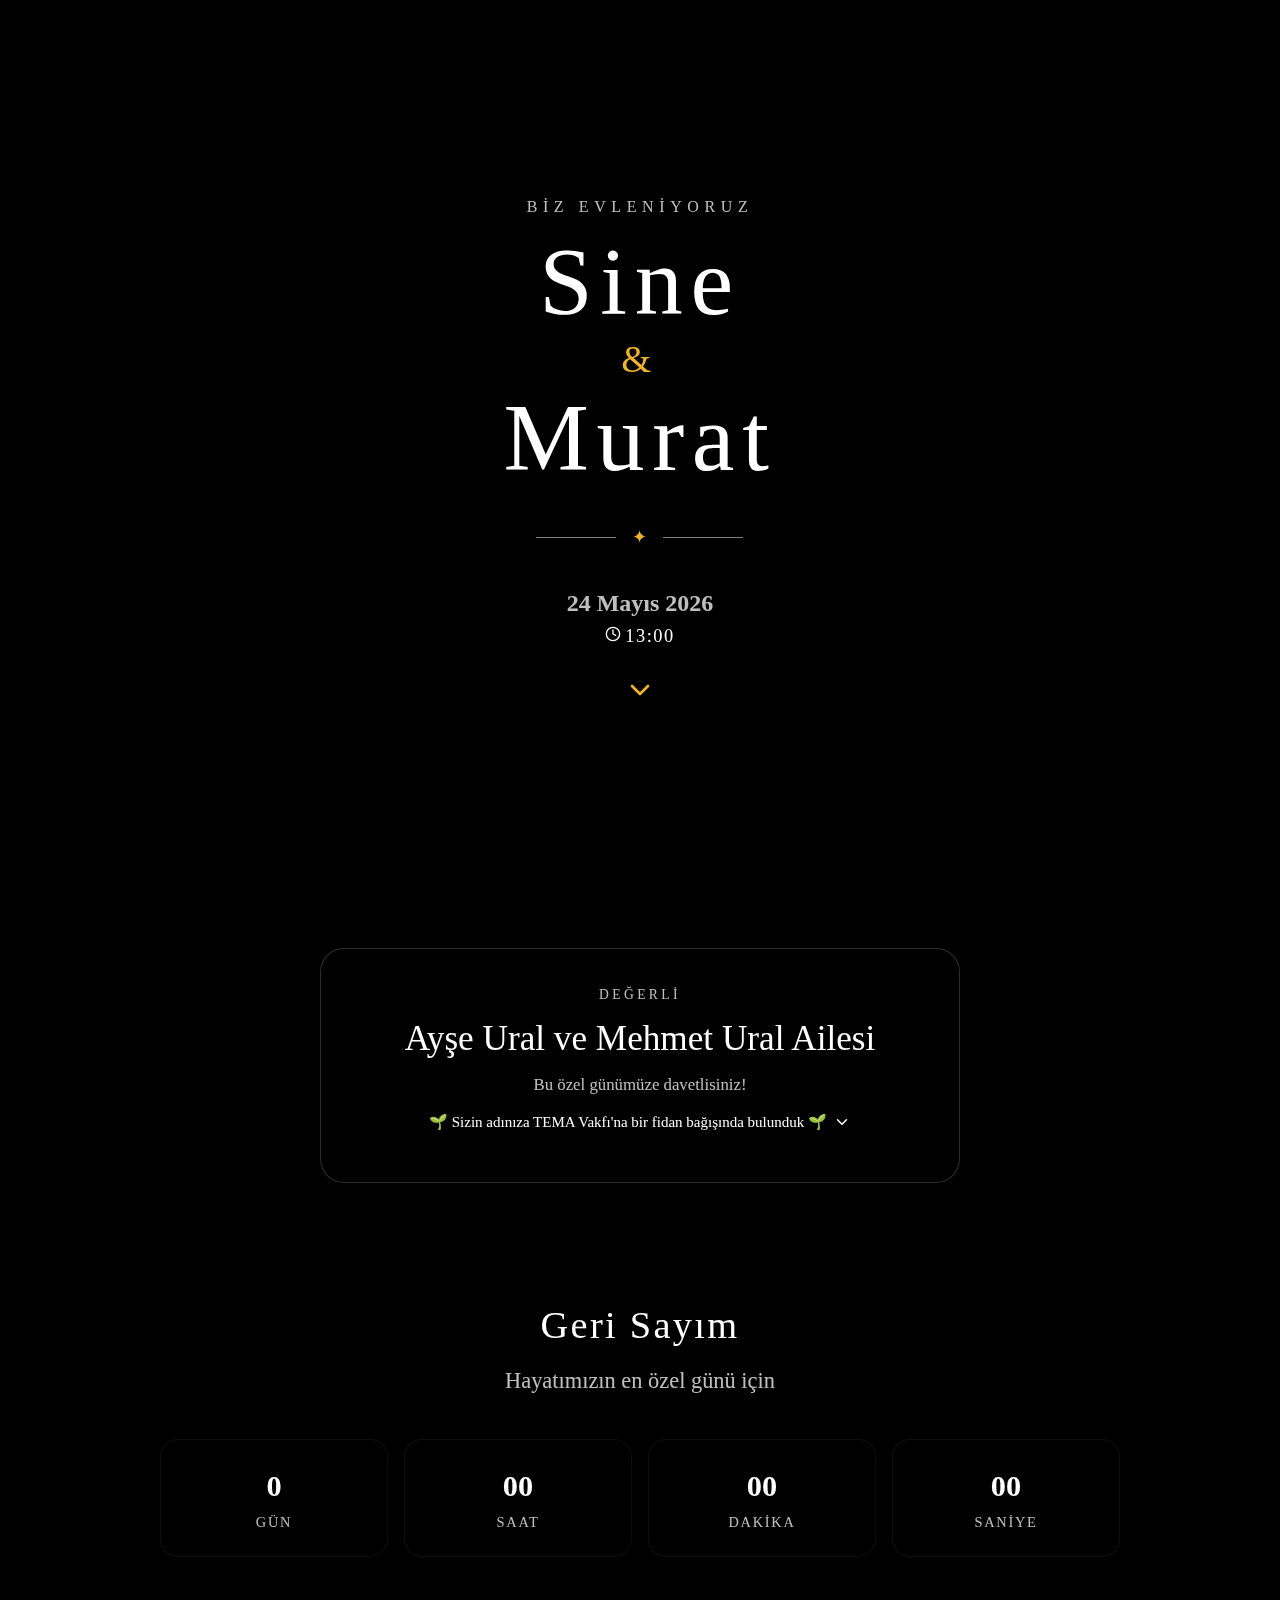
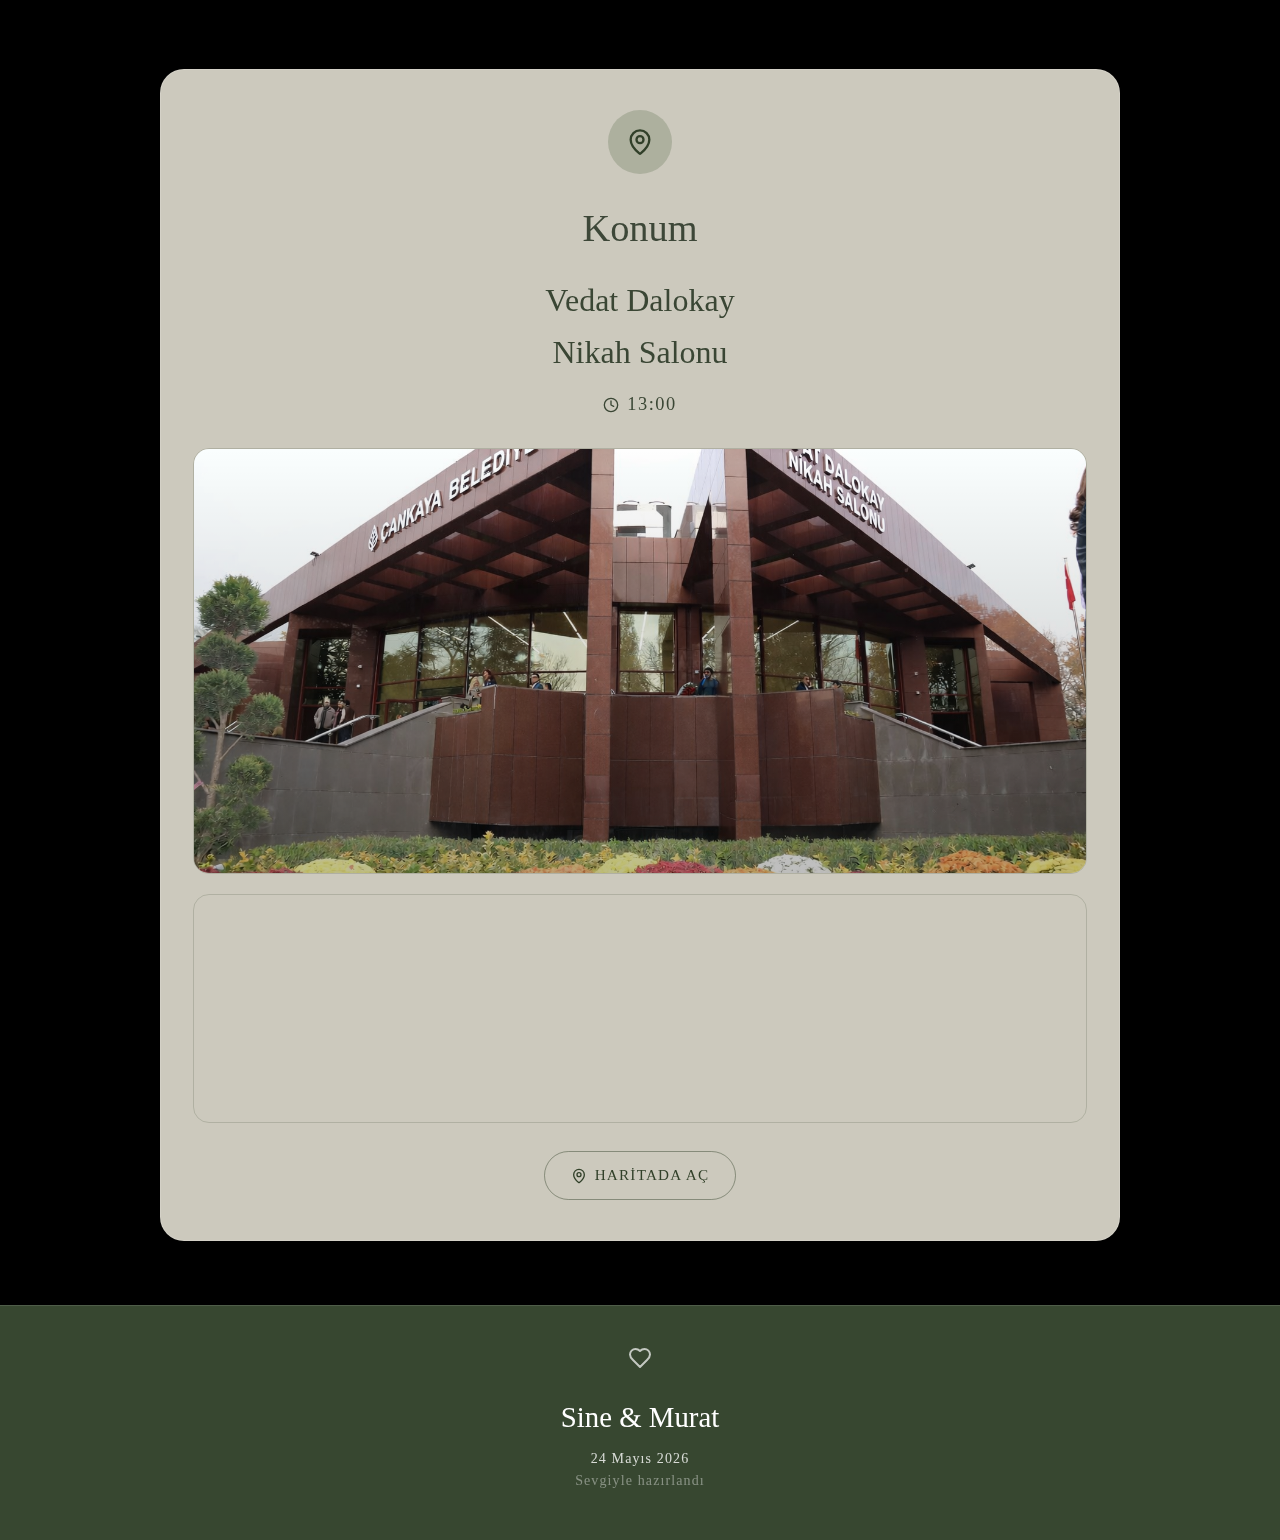
<file: index.html>
<!DOCTYPE html>
<html lang="tr">

<head>
    <meta charset="UTF-8" />
    <title>Sine &amp; Murat - Düğün Davetiyesi</title>
    <meta name="viewport" content="width=device-width, initial-scale=1" />
    <meta name="description" content="Sine &amp; Murat'ın düğün davetiyesi. Tarih, mekan ve geri sayım." />
    <link rel="stylesheet" href="style.css" />
</head>

<body>
    <video class="bg-video" autoplay muted loop playsinline>
        <source src="https://boda-mar-jaume.lovable.app/assets/intro-video-BSNlV4m4.webm" type="video/mp4" />
        Tarayıcınız video desteklemiyor.
    </video>

    <div class="page-overlay">
        <header class="hero" id="top">
            <div>
                <p class="hero-subtitle">Biz evleniyoruz</p>
                <h1 class="hero-title">
                    <span class="hero-line">Sine</span>
                    <span class="hero-ampersand">&amp;</span>
                    <span class="hero-line">Murat</span>
                </h1>

                <div class="fancy-divider">
                    <span class="fancy-divider-line"></span>
                    <span class="fancy-divider-icon">✦</span>
                    <span class="fancy-divider-line"></span>
                </div>

                <p class="hero-date">24 Mayıs 2026</p>
                <div class="">
                    <svg xmlns="http://www.w3.org/2000/svg" viewBox="0 0 24 24" fill="none" stroke="currentColor"
                        stroke-width="2" stroke-linecap="round" stroke-linejoin="round" class="location-time-icon">
                        <circle cx="12" cy="12" r="10" />
                        <polyline points="12 6 12 12 16 14" />
                    </svg>
                    <span class="location-time-text">13:00</span>
                </div>

                <div class="hero-scroll">
                    <a href="#countdown" class="hero-scroll-link" aria-label="Aşağı kaydır">
                        <svg xmlns="http://www.w3.org/2000/svg" width="24" height="24" viewBox="0 0 24 24" fill="none"
                            stroke="currentColor" stroke-width="2" stroke-linecap="round" stroke-linejoin="round"
                            class="hero-scroll-icon">
                            <path d="m6 9 6 6 6-6"></path>
                        </svg>
                    </a>
                </div>
            </div>
        </header>

        <main>
            <section class="section section-invite" id="invite">
                <div class="section-inner invite-card">

                    <p class="invite-label">Değerli</p>
                    <p class="invite-name">Ayşe Ural ve Mehmet Ural Ailesi</p>

                    <p class="invite-text">
                        Bu özel günümüze davetlisiniz!
                    </p>

                    <button class="donation-toggle" onclick="toggleDonationCollapse(this)">
                        🌱 Sizin adınıza TEMA Vakfı'na bir fidan bağışında bulunduk 🌱
                        <svg xmlns="http://www.w3.org/2000/svg" width="18" height="18" viewBox="0 0 24 24" fill="none"
                            stroke="currentColor" stroke-width="2" stroke-linecap="round" stroke-linejoin="round">
                            <path d="m6 9 6 6 6-6"></path>
                        </svg>
                    </button>

                    <div class="donation-collapse">
                        <img src="fidan_ga_wm.jpg" alt="TEMA Vakfı fidan bağışı sertifikası" class="donation-image" />
                    </div>

                </div>
            </section>


            <section class="section" id="countdown">
                <div class="section-inner">
                    <h2>Geri Sayım</h2>
                    <p class="section-subtitle">Hayatımızın en özel günü için</p>

                    <div class="countdown-grid">
                        <div class="countdown-item">
                            <span id="days" class="count-number">0</span>
                            <span class="count-label">Gün</span>
                        </div>
                        <div class="countdown-item">
                            <span id="hours" class="count-number">00</span>
                            <span class="count-label">Saat</span>
                        </div>
                        <div class="countdown-item">
                            <span id="minutes" class="count-number">00</span>
                            <span class="count-label">Dakika</span>
                        </div>
                        <div class="countdown-item">
                            <span id="seconds" class="count-number">00</span>
                            <span class="count-label">Saniye</span>
                        </div>
                    </div>

                </div>
            </section>
            <section class="section section-location" id="location">
                <div class="section-inner location-card">
                    <div class="location-icon-wrapper">
                        <svg xmlns="http://www.w3.org/2000/svg" viewBox="0 0 24 24" fill="none" stroke="currentColor"
                            stroke-width="2" stroke-linecap="round" stroke-linejoin="round" class="location-main-icon">
                            <path
                                d="M20 10c0 4.993-5.539 10.193-7.399 11.799a1 1 0 0 1-1.202 0C9.539 20.193 4 14.993 4 10a8 8 0 0 1 16 0" />
                            <circle cx="12" cy="10" r="3" />
                        </svg>
                    </div>

                    <h3 class="location-title">Konum</h3>

                    <div class="location-info">
                        <div class="location-name-row">
                            <span class="location-name">Vedat Dalokay <br> Nikah Salonu</span>
                        </div>

                        <div class="location-time-row">
                            <svg xmlns="http://www.w3.org/2000/svg" viewBox="0 0 24 24" fill="none"
                                stroke="currentColor" stroke-width="2" stroke-linecap="round" stroke-linejoin="round"
                                class="location-time-icon">
                                <circle cx="12" cy="12" r="10" />
                                <polyline points="12 6 12 12 16 14" />
                            </svg>
                            <span class="location-time-text">13:00</span>
                        </div>
                    </div>

                    <div class="location-media">
                        <div class="location-image-wrapper">
                            <img src="vedat-dalokay-nikah-salonu.png"
                                alt="çankaya belediyesi vedat dalokay nikah salonu - genel görünüm"
                                class="location-image" />
                            <div class="location-image-overlay"></div>
                        </div>

                        <div class="location-map-wrapper">
                            <iframe
                                src="https://www.google.com/maps/embed?pb=!1m18!1m12!1m3!1d3059.6724414117084!2d32.85890307567407!3d39.926345971522636!2m3!1f0!2f0!3f0!3m2!1i1024!2i768!4f13.1!3m3!1m2!1s0x14d34e5118453e7b%3A0x1a24327dbe143027!2sVedat%20Dalokay%20Nikah%20Salonu!5e0!3m2!1str!2str!4v1769957265041!5m2!1str!2str"
                                width="100%" height="220" allowfullscreen="" loading="lazy"
                                referrerpolicy="no-referrer-when-downgrade"
                                title="çankaya belediyesi vedat dalokay nikah salonu Harita"
                                class="location-map"></iframe>
                        </div>
                    </div>

                    <div class="location-actions">
                        <a href="https://maps.app.goo.gl/dBPaFnH4optT8veZA" target="_blank" rel="noopener noreferrer"
                            class="location-button">
                            <svg xmlns="http://www.w3.org/2000/svg" viewBox="0 0 24 24" fill="none"
                                stroke="currentColor" stroke-width="2" stroke-linecap="round" stroke-linejoin="round"
                                class="location-button-icon">
                                <path
                                    d="M20 10c0 4.993-5.539 10.193-7.399 11.799a1 1 0 0 1-1.202 0C9.539 20.193 4 14.993 4 10a8 8 0 0 1 16 0" />
                                <circle cx="12" cy="10" r="3" />
                            </svg>
                            Haritada Aç
                        </a>
                    </div>
                </div>
            </section>

        </main>

        <footer class="footer">
            <svg xmlns="http://www.w3.org/2000/svg" viewBox="0 0 24 24" fill="none" stroke="currentColor"
                stroke-width="2" stroke-linecap="round" stroke-linejoin="round" class="footer-heart">
                <path
                    d="M19 14c1.49-1.46 3-3.21 3-5.5A5.5 5.5 0 0 0 16.5 3c-1.76 0-3 .5-4.5 2-1.5-1.5-2.74-2-4.5-2A5.5 5.5 0 0 0 2 8.5c0 2.3 1.5 4.05 3 5.5l7 7Z">
                </path>
            </svg>

            <p class="footer-names">Sine &amp; Murat</p>
            <p class="footer-date">24 Mayıs 2026</p>
            <p class="footer-date footer-credit">Sevgiyle hazırlandı</p>
        </footer>
    </div>
    <script src="index.js"></script>
    <script>
        function toggleDonationCollapse(button) {
            const collapse = button.nextElementSibling;
            const icon = button.querySelector("svg");

            collapse.classList.toggle("active");
            icon.style.transform = collapse.classList.contains("active")
                ? "rotate(180deg)"
                : "rotate(0deg)";
        }
    </script>

</body>

</html>
</file>
<file: style.css>
/* style.css */

/* Font ayarları */
@font-face {
  font-family: "Playfair Display";
  src: local("Playfair Display");
  font-weight: 400;
}

@font-face {
  font-family: "Inter";
  src: local("Inter");
  font-weight: 400;
}

*,
*::before,
*::after {
  box-sizing: border-box;
  margin: 0;
  padding: 0;
}

html {
  scroll-behavior: smooth;
  font-size: 16px;
}

body {
  font-family: "Cormorant Garamond", serif;
  color: #2f3437;
  background-color: #000;
  line-height: 1.6;
  min-height: 100vh;
}

/* Renk paleti */
:root {
  --color-bg: rgba(10, 10, 10, 0.7);
  --color-bg-alt: rgba(10, 10, 10, 0.75);
  --color-primary: #ffffff;
  --color-primary-soft: rgba(255, 255, 255, 0.7);
  --color-accent: #f5d6a3;
  --color-text: #ffffff;
  --color-muted: rgba(255, 255, 255, 0.75);
  --color-border: rgba(255, 255, 255, 0.2);
  --radius-lg: 18px;
  --radius-md: 12px;
  --shadow-soft: 0 18px 45px rgba(0, 0, 0, 0.6);
}

/* Arka plan video */
.bg-video {
  position: fixed;
  inset: 0;
  width: 100%;
  height: 100%;
  object-fit: cover;
  z-index: -2;
}

.page-overlay {
  position: relative;
  min-height: 100vh;
  background: radial-gradient(
    circle at top,
    rgba(0, 0, 0, 0.4),
    rgba(0, 0, 0, 0.9)
  );
  color: var(--color-text);
}

.hero {
  min-height: 100vh;
  display: flex;
  align-items: center;
  justify-content: center;
  padding: 3rem 1.5rem;
  text-align: center;
}

.hero-inner {
  max-width: 640px;
  background: rgba(0, 0, 0, 0.55);
  backdrop-filter: blur(14px);
  padding: 3rem 2.6rem;
  border-radius: 28px;
  box-shadow: var(--shadow-soft);
  border: 1px solid rgba(255, 255, 255, 0.12);
}

.hero-subtitle {
  font-family: "Lora", serif;
  text-transform: uppercase;
  letter-spacing: 0.35em;
  font-size: 1rem;
  color: var(--color-muted);
  margin-bottom: 0.75rem;
  line-height: 1.25rem;
}

.hero-title {
  font-family: "Great Vibes", cursive;
  font-weight: 400;
  font-style: normal;
  font-size: clamp(6rem, 5vw, 4.6rem);
  letter-spacing: 0.08em;
  margin-bottom: 0.75rem;
  line-height: 1.1;
  text-align: center;
}

.hero-title .hero-line {
  display: block;
}

.hero-ampersand {
  display: block;
  font-family: "Great Vibes", cursive;
  font-weight: 400;
  font-style: normal;
  font-size: clamp(2rem, 4vw, 2.4rem);
  color: hsl(42 85% 55%);
  margin: 0.2rem 0 0.3rem;
  text-shadow: 0 6px 18px rgba(0, 0, 0, 0.6);
}

.hero-divider {
  font-size: 1.4rem;
  margin: 0.5rem 0;
  color: hsl(42 85% 55%);
}

.hero-date {
  font-family: "Great Vibes", cursive;
  font-weight: bold;
  font-style: normal;
  font-size: 1.5rem;
  color: var(--color-muted);
  margin-bottom: 0;
}

.fancy-divider {
  display: flex;
  align-items: center;
  justify-content: center;
  gap: 1rem;
  margin: 1.5rem 0;
  opacity: 1;
}

.fancy-divider-line {
  height: 1px;
  width: 3rem;
  background-color: rgba(255, 255, 255, 0.5);
}

.fancy-divider-icon {
  color: hsl(42 85% 55%);
  font-size: 1.125rem;
  text-shadow: 0 4px 10px rgba(0, 0, 0, 0.6);
}

.hero-scroll {
  margin-top: 1.2rem;
  display: flex;
  justify-content: center;
}

.hero-scroll-link {
  display: inline-flex;
  align-items: center;
  justify-content: center;
  color: var(--color-muted);
  text-decoration: none;
  transform: translateY(3px);
  transition: transform 0.2s ease, color 0.2s ease;
}

.hero-scroll-icon {
  width: 32px;
  height: 32px;
  color: hsl(42 85% 55%);
}

.hero-scroll-link:hover {
  transform: translateY(6px);
  color: var(--color-accent);
}

.btn-secondary,
.btn-outline {
  display: inline-block;
  padding: 0.8rem 1.6rem;
  border-radius: 999px;
  font-size: 0.9rem;
  font-weight: 500;
  text-decoration: none;
  cursor: pointer;
  transition: all 0.2s ease;
  border: 1px solid transparent;
}

.btn-secondary {
  background: rgba(255, 255, 255, 0.08);
  color: #ffffff;
  border-color: rgba(255, 255, 255, 0.25);
}

.btn-secondary:hover {
  background: rgba(255, 255, 255, 0.15);
  transform: translateY(-1px);
}

.btn-outline {
  background: transparent;
  color: #ffffff;
  border-color: rgba(255, 255, 255, 0.4);
}

.btn-outline:hover {
  background: rgba(255, 255, 255, 0.12);
}

.section {
  padding: 4rem 1.5rem;
}

.section-inner {
  max-width: 960px;
  margin: 0 auto;
}

.section h2 {
  font-family: "Great Vibes", cursive;
  font-weight: 400;
  font-style: normal;
  font-size: 2.4rem;
  text-align: center;
  margin-bottom: 0.4rem;
  letter-spacing: 0.06em;
}

.section-subtitle {
  font-family: "Great Vibes", cursive;
  font-weight: 400;
  font-style: normal;
  text-align: center;
  color: var(--color-muted);
  margin-bottom: 2.5rem;
  font-size: 1.4rem;
}

.divider {
  text-align: center;
  font-size: 1.4rem;
  color: var(--color-accent);
}

.countdown-grid {
  display: grid;
  grid-template-columns: repeat(4, minmax(0, 1fr));
  gap: 1rem;
  margin-top: 1.5rem;
}

.countdown-item {
  background: rgba(0, 0, 0, 0.65);
  border-radius: var(--radius-lg);
  padding: 1.4rem 1rem;
  box-shadow: var(--shadow-soft);
  border: 1px solid rgba(255, 255, 255, 0.06);
  text-align: center;
}

.count-number {
  display: block;
  font-family: "Cormorant Garamond", serif;
  font-size: 1.9rem;
  font-weight: 600;
  color: var(--color-primary);
}

.count-label {
  display: block;
  font-family: "Cormorant Garamond", serif;
  font-size: 0.9rem;
  color: var(--color-muted);
  text-transform: uppercase;
  letter-spacing: 0.12em;
}

.countdown-note {
  margin-top: 1.5rem;
  text-align: center;
  font-size: 0.85rem;
  color: var(--color-muted);
}

/* Footer */
.footer {
  text-align: center;
  padding: 2.5rem 1.5rem 3rem;
  background: #374730;
  border-top: 1px solid rgba(255, 255, 255, 0.12);
  color: #ffffff;
}

.footer-heart {
  width: 1.5rem; /* w-6 */
  height: 1.5rem; /* h-6 */
  margin: 0 auto 1rem; /* mx-auto mb-4 */
  color: rgba(255, 255, 255, 0.7); /* text-white/70 */
}

.footer-names {
  font-family: "Great Vibes", cursive; /* font-script */
  font-size: 1.8rem; /* text-3xl civarı */
  color: #ffffff;
  margin-bottom: 0.5rem;
}

.footer-date {
  font-family: "Cormorant Garamond", serif;
  font-size: 0.875rem; /* text-sm */
  color: rgba(255, 255, 255, 0.8); /* text-white/80 */
  letter-spacing: 0.08em;
}

.footer-credit {
  color: rgba(255, 255, 255, 0.4);
}

/* Responsive */
@media (max-width: 720px) {
  html {
    font-size: 15px;
  }

  .hero-inner {
    padding: 2.4rem 1.6rem;
  }

  .section {
    padding: 3rem 1.25rem;
  }

  .countdown-grid {
    grid-template-columns: repeat(2, minmax(0, 1fr));
  }
}

@media (min-width: 768px) {
  .fancy-divider {
    margin: 2rem 0;
  }

  .fancy-divider-line {
    width: 5rem;
  }
}

.section-location {
  padding-top: 3rem;
  padding-bottom: 4rem;
}

.location-card {
  background: #f0ecdea8;
  border-radius: 24px;
  padding: 2.5rem 2rem;
  border: 1px solid rgba(255, 255, 255, 0.16);
  box-shadow: var(--shadow-soft);
  text-align: center;
}

.location-icon-wrapper {
  width: 4rem;
  height: 4rem;
  margin: 0 auto 1.5rem;
  border-radius: 999px;
  background: rgba(116, 130, 100, 0.4); /* sage tonuna yakın */
  display: flex;
  align-items: center;
  justify-content: center;
}

.location-main-icon {
  width: 1.75rem;
  height: 1.75rem;
  color: #d9e2c0;
}

.location-title {
  font-family: "Great Vibes", cursive;
  font-weight: 400;
  font-style: normal;
  font-size: 2.2rem;
  color: hsl(101, 12%, 25%);
  margin-bottom: 1.25rem;
}

.location-info {
  margin-bottom: 1.75rem;
}

.location-name-row {
  display: flex;
  align-items: center;
  justify-content: center;
  gap: 0.5rem;
  margin-bottom: 0.75rem;
}

.location-name {
  font-family: "Great Vibes", cursive;
  font-weight: 400;
  font-style: normal;
  font-size: 1.8rem;
  color: hsl(100 15% 24%);
}

.location-time-row {
  display: inline-flex;
  align-items: center;
  justify-content: center;
  gap: 0.5rem;
  color: hsl(100 15% 24%);
}

.location-time-icon {
  width: 1rem;
  height: 1rem;
}

.location-time-text {
  font-family: "Cormorant Garamond", serif;
  font-size: 0.95rem;
}

.location-media {
  margin-bottom: 1.75rem;
}

.location-image-wrapper {
  position: relative;
  border-radius: 16px;
  overflow: hidden;
  border: 1px solid rgba(255, 255, 255, 0.18);
  margin-bottom: 1rem;
}

.location-image {
  width: 100%;
  height: 29rem;
  object-fit: cover;
  transition: transform 0.7s ease;
}

.location-image-overlay {
  position: absolute;
  inset: 0;
  pointer-events: none;
}

.location-image-wrapper:hover .location-image {
  transform: scale(1.04);
}

.location-map-wrapper {
  border-radius: 16px;
  overflow: hidden;
  border: 1px solid rgba(255, 255, 255, 0.18);
}

.location-map {
  width: 100%;
  height: 220px;
  border: 0;
  filter: sepia(0.15);
  transition: filter 0.5s ease;
}

.location-map:hover {
  filter: sepia(0);
}

.location-actions {
  margin-top: 1.75rem;
  display: flex;
  justify-content: center;
}

.location-button {
  display: inline-flex;
  align-items: center;
  justify-content: center;
  gap: 0.5rem;
  padding: 0.7rem 1.4rem;
  border-radius: 999px;
  border: 1px solid rgba(217, 226, 192, 0.7);
  background: transparent;
  color: #e6edd2;
  font-size: 0.9rem;
  font-family: "Cormorant Garamond", serif;
  text-decoration: none;
  letter-spacing: 0.08em;
  text-transform: uppercase;
  transition: background 0.2s ease, color 0.2s ease, transform 0.15s ease;
}

.location-button-icon {
  width: 1rem;
  height: 1rem;
}

.location-button:hover {
  background: #d9e2c0;
  color: #1f2620;
  transform: translateY(-1px);
}

/* Responsive ayar */

@media (max-width: 720px) {
  .location-card {
    padding: 2rem 1.5rem;
  }

  .location-image {
    height: 12rem;
  }

  .location-map {
    height: 200px;
  }
}

.section-location {
  padding-top: 3rem;
  padding-bottom: 4rem;
}

.location-card {
  background: rgba(240, 236, 222, 0.85);
  border-radius: 24px;
  padding: 2.5rem 2rem;
  border: 1px solid rgba(255, 255, 255, 0.16);
  box-shadow: var(--shadow-soft);
  text-align: center;
  max-width: 960px;
  margin: 0 auto;
}

.location-icon-wrapper {
  width: 4rem;
  height: 4rem;
  margin: 0 auto 1.5rem;
  border-radius: 999px;
  background: rgba(116, 130, 100, 0.35);
  display: flex;
  align-items: center;
  justify-content: center;
}

.location-main-icon {
  width: 1.75rem;
  height: 1.75rem;
  color: #314029;
}

.location-title {
  font-family: "Great Vibes", cursive;
  font-weight: 400;
  font-style: normal;
  font-size: 2.4rem;
  color: hsl(101, 12%, 25%);
  margin-bottom: 1rem;
}

.location-info {
  margin-bottom: 1.75rem;
}

.location-name-row {
  display: flex;
  align-items: center;
  justify-content: center;
  gap: 0.5rem;
  margin-bottom: 0.75rem;
}

.location-name {
  font-family: "Great Vibes", cursive;
  font-weight: 400;
  font-style: normal;
  font-size: 2rem;
  color: hsl(100 15% 24%);
}

.location-time-row {
  display: inline-flex;
  align-items: center;
  justify-content: center;
  gap: 0.5rem;
  color: hsl(100 15% 24%);
}

.location-time-icon {
  width: 1rem;
  height: 1rem;
}

.location-time-text {
  font-family: "Cormorant Garamond", serif;
  font-size: 1.15rem;
  letter-spacing: 0.08em;
  text-transform: uppercase;
}

.location-media {
  display: grid;
  gap: 1.25rem;
  margin-bottom: 1.75rem;
}

.location-image-wrapper,
.location-map-wrapper {
  position: relative;
  border-radius: 16px;
  overflow: hidden;
  border: 1px solid rgba(49, 64, 41, 0.18);
}

.location-image {
  width: 100%;
  height: 18rem;
  object-fit: cover;
  transition: transform 0.7s ease;
}

.location-image-overlay {
  position: absolute;
  inset: 0;
  background: linear-gradient(to top, rgba(0, 0, 0, 0.25), transparent);
  pointer-events: none;
}

.location-image-wrapper:hover .location-image {
  transform: scale(1.04);
}

.location-map {
  width: 100%;
  height: 220px;
  border: 0;
  filter: sepia(0.15);
  transition: filter 0.5s ease;
}

.location-map:hover {
  filter: sepia(0);
}

.location-actions {
  margin-top: 1.5rem;
  display: flex;
  justify-content: center;
}

.location-button {
  display: inline-flex;
  align-items: center;
  justify-content: center;
  gap: 0.5rem;
  padding: 0.7rem 1.6rem;
  border-radius: 999px;
  border: 1px solid rgba(49, 64, 41, 0.45);
  background: transparent;
  color: #314029;
  font-size: 0.95rem;
  font-family: "Cormorant Garamond", serif;
  text-decoration: none;
  letter-spacing: 0.08em;
  text-transform: uppercase;
  transition: background 0.2s ease, color 0.2s ease, transform 0.15s ease;
}

.location-button-icon {
  width: 1rem;
  height: 1rem;
}

.location-button:hover {
  background: #314029;
  color: #f5f1e4;
  transform: translateY(-1px);
}

@media (max-width: 720px) {
  .location-card {
    padding: 2rem 1.5rem;
  }

  .location-image {
    height: 12rem;
  }

  .location-map {
    height: 200px;
  }
}

@media (min-width: 768px) {
  .location-media {
    grid-template-columns: minmax(0, 1.4fr) minmax(0, 1fr);
    align-items: stretch;
  }
}
.location-media {
  display: grid;
  gap: 1.25rem;
  margin-bottom: 1.75rem;
}

@media (min-width: 768px) {
  .location-media {
    grid-template-columns: minmax(0, 1.4fr) minmax(0, 1fr);
    align-items: stretch;
  }
}
.location-media {
  display: block;
  margin-bottom: 1.75rem;
}

.location-image-wrapper,
.location-map-wrapper {
  margin-bottom: 1.25rem;
}
.location-image {
  width: 100%;
  height: 26rem; /* daha kısa, genel plan daha çok görünür */
  object-fit: cover;
  object-position: center center; /* ortadan kırp, yazı yukarı kaçmasın */
  transform: scale(1.05); /* hafif zoom-out etkisi için */
  transition: transform 0.7s ease;
}

.location-image-wrapper:hover .location-image {
  transform: scale(1.02); /* hover’da çok az yakınlaşsın */
}
@media (max-width: 720px) {
  .location-card {
    padding: 2rem 1.5rem;
  }

  .location-image {
    height: 14rem; /* 12 yerine biraz daha yüksek ama yine zoom-out */
  }

  .location-map {
    height: 200px;
  }
}

.section-invite {
  padding-top: 3rem;
  padding-bottom: 3rem;
}

.invite-card {
  max-width: 640px;
  margin: 0 auto;
  text-align: center;
  background: rgba(0, 0, 0, 0.55);
  border-radius: 24px;
  padding: 2.2rem 2rem;
  border: 1px solid rgba(255, 255, 255, 0.18);
  box-shadow: var(--shadow-soft);
}

.invite-label {
  font-family: "Lora", serif;
  text-transform: uppercase;
  letter-spacing: 0.25em;
  font-size: 0.85rem;
  color: var(--color-muted);
  margin-bottom: 0.75rem;
}

.invite-name {
  font-family: "Great Vibes", cursive;
  font-weight: 400;
  font-style: normal;
  font-size: 2.2rem;
  color: var(--color-primary);
  margin-bottom: 0.75rem;
  line-height: 1.2;
}

.invite-text {
  font-family: "Cormorant Garamond", serif;
  font-size: 1.05rem;
  color: var(--color-muted);
}

.section-padding {
  padding: 4rem 1.5rem;
}

.bg-ivory {
  background-color: #f5f1e4;
}

.relative {
  position: relative;
}

.max-w-2xl {
  max-width: 672px;
  margin-left: auto;
  margin-right: auto;
}

.text-center {
  text-align: center;
}

.mb-12 {
  margin-bottom: 3rem;
}

.font-script {
  font-family: "Great Vibes", cursive;
}

.text-foreground {
  color: #2f3437;
}

.text-muted-foreground {
  color: rgba(47, 52, 55, 0.7);
}

.font-body {
  font-family: "Cormorant Garamond", serif;
}

.leading-relaxed {
  line-height: 1.8;
}

.max-w-lg {
  max-width: 32rem;
  margin-left: auto;
  margin-right: auto;
}

.card-elegant {
  background: rgba(0, 0, 0, 0.55);
  border-radius: 24px;
  border: 1px solid rgba(255, 255, 255, 0.18);
  box-shadow: var(--shadow-soft);
  padding: 1.75rem 1.5rem;
}

.font-display {
  font-family: "Cormorant Garamond", serif;
}

.confetti-layer {
  position: absolute;
  inset: 0;
  pointer-events: none;
  overflow: visible;
  z-index: 20;
}

.confetti-dot {
  position: absolute;
  width: 14px;
  height: 14px;
  border-radius: 50%;
  opacity: 0;
  animation: confetti-fall 1.2s ease-out forwards;
}
@keyframes confetti-fall {
  0% {
    transform: translate(0, 0) scale(0.6);
    opacity: 1;
  }

  40% {
    transform: translate(var(--x), -120px) scale(1);
    opacity: 1;
  }

  100% {
    transform: translate(calc(var(--x) * 1.2), 160px) scale(1);
    opacity: 0;
  }
}

@keyframes confetti-drift {
  0% {
    transform: translate(0, -10px);
    opacity: 1;
  }

  100% {
    transform: translate(var(--x), 220px);
    opacity: 0;
  }
}
.confetti-layer {
  position: fixed;
  pointer-events: none;
  z-index: 9999;
}

.confetti-piece {
  position: absolute;
  width: 8px;
  height: 8px;
  border-radius: 50%;
  opacity: 0;
  animation: confetti-pop 1.6s ease-out forwards;
}

@keyframes confetti-pop {
  0% {
    transform: translate(0, 0) scale(0.4);
    opacity: 1;
  }

  40% {
    transform: translate(var(--x), var(--y)) scale(1);
    opacity: 1;
  }

  100% {
    transform: translate(calc(var(--x) * 1.2), calc(var(--y) * 1.2));
    opacity: 0;
  }
}
.accordion-content {
  max-height: 0;
  overflow: hidden;
  transition: max-height 0.35s ease, opacity 0.3s ease;
  opacity: 0;
}

.accordion-content.active {
  max-height: 120px;
  opacity: 1;
}

.donation-text {
  margin: 14px 0 0;
  padding: 14px 16px;
  background: #f6f8f5;
  border-left: 4px solid #84a59d;
  border-radius: 10px;
  font-size: 14.5px;
  color: #2f3e34;
  line-height: 1.5;
}
.donation-collapse {
  max-height: 0;
  overflow: hidden;
  transition: max-height 0.35s ease, opacity 0.3s ease;
  opacity: 0;
}

.donation-collapse.active {
  max-height: 120px;
  opacity: 1;
}

.donation-text {
  padding: 18px 20px;
  background: #f6f8f5;
  border-top: 1px solid rgba(0, 0, 0, 0.05);
  font-size: 15px;
  color: #2f3e34;
  line-height: 1.5;
}
/* Fidan bağışı collapse */
.donation-toggle {
  margin-top: 14px;
  background: none;
  border: none;
  font-size: 15px;
  color: var(--color-primary);
  cursor: pointer;
  display: inline-flex;
  align-items: center;
  gap: 6px;
  font-family: inherit;
}

.donation-toggle svg {
  transition: transform 0.3s ease;
}

.donation-collapse {
  max-height: 0;
  overflow: hidden;
  transition: max-height 0.45s ease, opacity 0.3s ease;
  opacity: 0;
  margin-top: 12px;
}

.donation-collapse.active {
  max-height: 1200px;
  opacity: 1;
}

.donation-image {
  width: 100%;
  border-radius: 8px;
  box-shadow: 0 8px 30px rgba(0, 0, 0, 0.12);
}
</file>
